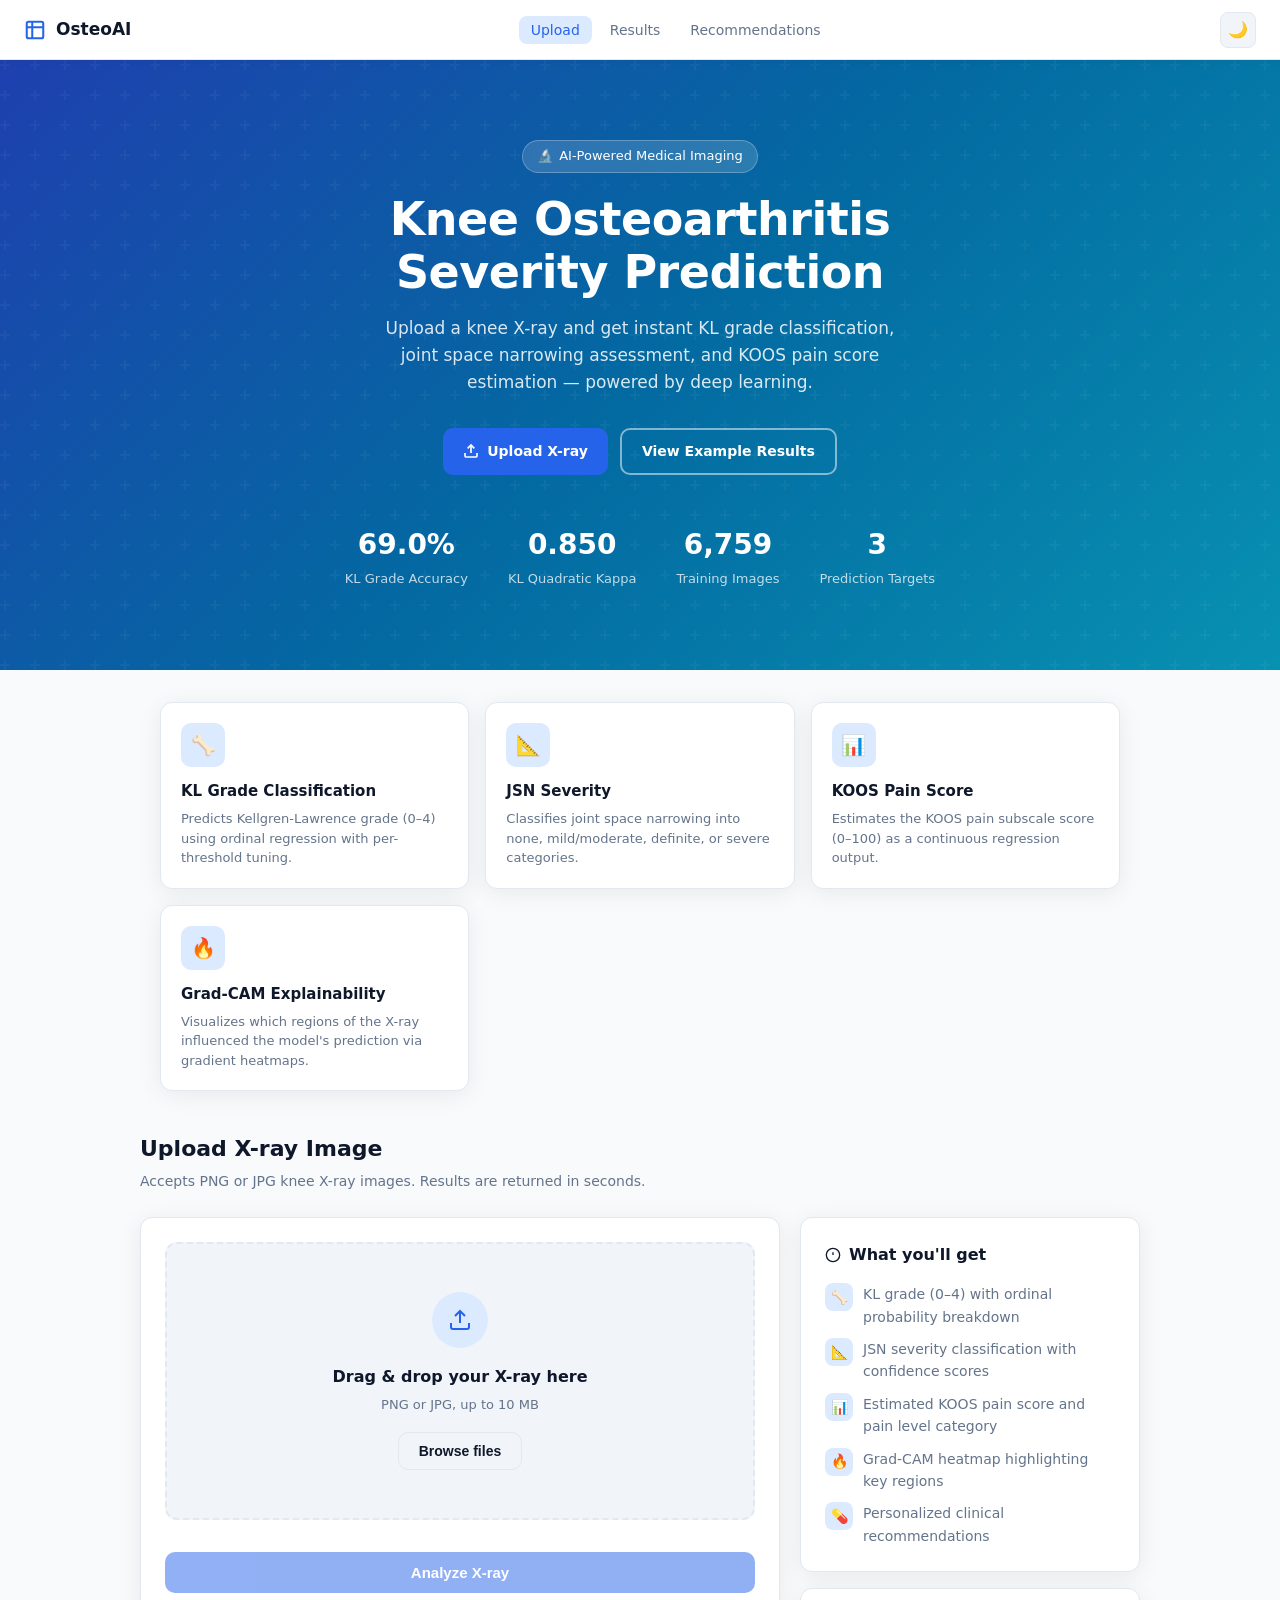
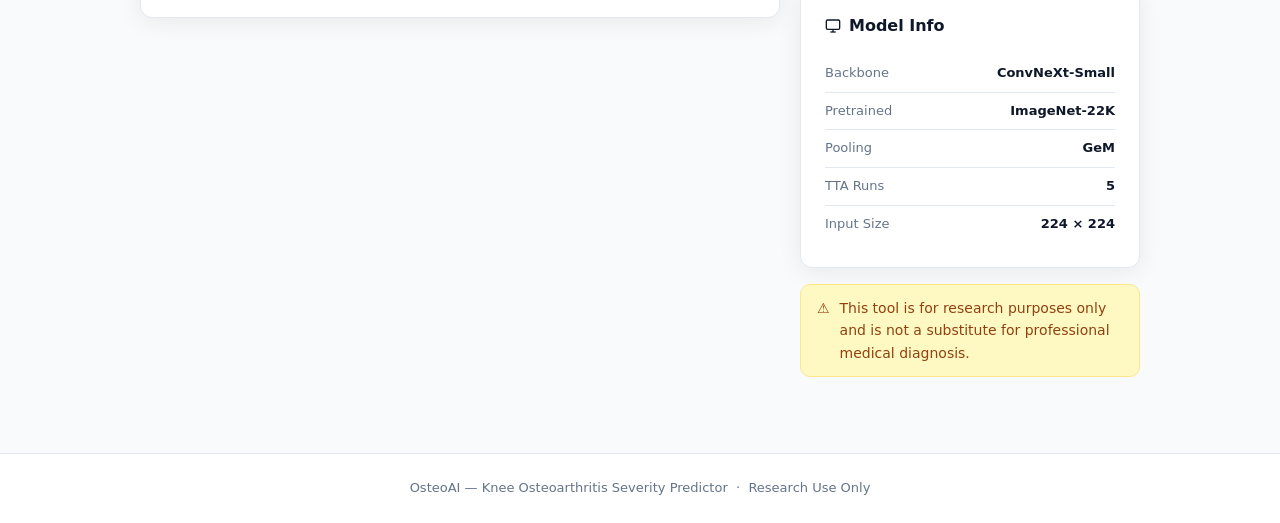
<file: index.html>
<!doctype html>
<html lang="en">
<head>
  <meta charset="utf-8" />
  <meta name="viewport" content="width=device-width, initial-scale=1" />
  <title>OsteoAI — Knee OA Severity Predictor</title>
  <link rel="stylesheet" href="static/style.css" />
  <link rel="stylesheet" href="static/index.css" />
</head>
<body>

<!-- NAV -->
<nav>
  <a href="index.html" class="nav-brand">
    <svg width="22" height="22" viewBox="0 0 24 24" fill="none" stroke="currentColor" stroke-width="2.2">
      <path d="M9 3H5a2 2 0 0 0-2 2v4m6-6h10a2 2 0 0 1 2 2v4M9 3v18m0 0h10a2 2 0 0 0 2-2V9M9 21H5a2 2 0 0 1-2-2V9m0 0h18"/>
    </svg>
    OsteoAI
  </a>
  <ul class="nav-links">
    <li><a href="index.html" class="active">Upload</a></li>
    <li><a href="results.html">Results</a></li>
    <li><a href="recommendations.html">Recommendations</a></li>
  </ul>
  <button class="theme-toggle" id="themeToggle" title="Toggle dark mode">🌙</button>
</nav>

<!-- HERO -->
<section class="hero">
  <div class="hero-content">
    <div class="hero-badge">
      <span>🔬</span> AI-Powered Medical Imaging
    </div>
    <h1>Knee Osteoarthritis<br>Severity Prediction</h1>
    <p>Upload a knee X-ray and get instant KL grade classification, joint space narrowing assessment, and KOOS pain score estimation — powered by deep learning.</p>
    <div class="hero-actions">
      <a href="#upload" class="btn btn-primary">
        <svg width="16" height="16" viewBox="0 0 24 24" fill="none" stroke="currentColor" stroke-width="2.5"><path d="M21 15v4a2 2 0 0 1-2 2H5a2 2 0 0 1-2-2v-4"/><polyline points="17 8 12 3 7 8"/><line x1="12" y1="3" x2="12" y2="15"/></svg>
        Upload X-ray
      </a>
      <a href="results.html" class="btn btn-outline">View Example Results</a>
    </div>
    <div class="hero-stats">
      <div class="hero-stat">
        <div class="value">69.0%</div>
        <div class="label">KL Grade Accuracy</div>
      </div>
      <div class="hero-stat">
        <div class="value">0.850</div>
        <div class="label">KL Quadratic Kappa</div>
      </div>
      <div class="hero-stat">
        <div class="value">6,759</div>
        <div class="label">Training Images</div>
      </div>
      <div class="hero-stat">
        <div class="value">3</div>
        <div class="label">Prediction Targets</div>
      </div>
    </div>
  </div>
</section>

<!-- FEATURES -->
<div class="container">
  <div class="feature-grid">
    <div class="feature-card">
      <div class="feature-icon">🦴</div>
      <h3>KL Grade Classification</h3>
      <p>Predicts Kellgren-Lawrence grade (0–4) using ordinal regression with per-threshold tuning.</p>
    </div>
    <div class="feature-card">
      <div class="feature-icon">📐</div>
      <h3>JSN Severity</h3>
      <p>Classifies joint space narrowing into none, mild/moderate, definite, or severe categories.</p>
    </div>
    <div class="feature-card">
      <div class="feature-icon">📊</div>
      <h3>KOOS Pain Score</h3>
      <p>Estimates the KOOS pain subscale score (0–100) as a continuous regression output.</p>
    </div>
    <div class="feature-card">
      <div class="feature-icon">🔥</div>
      <h3>Grad-CAM Explainability</h3>
      <p>Visualizes which regions of the X-ray influenced the model's prediction via gradient heatmaps.</p>
    </div>
  </div>
</div>

<!-- UPLOAD -->
<div class="container upload-section" id="upload">
  <div class="section-header">
    <h2>Upload X-ray Image</h2>
    <p>Accepts PNG or JPG knee X-ray images. Results are returned in seconds.</p>
  </div>

  <div class="upload-grid">
    <!-- Left: dropzone + preview -->
    <div>
      <div class="card">
        <div id="dropzone" class="dropzone">
          <div class="dropzone-icon">
            <svg width="24" height="24" viewBox="0 0 24 24" fill="none" stroke="currentColor" stroke-width="2">
              <path d="M21 15v4a2 2 0 0 1-2 2H5a2 2 0 0 1-2-2v-4"/>
              <polyline points="17 8 12 3 7 8"/>
              <line x1="12" y1="3" x2="12" y2="15"/>
            </svg>
          </div>
          <h3>Drag & drop your X-ray here</h3>
          <p>PNG or JPG, up to 10 MB</p>
          <button type="button" class="btn btn-ghost" id="fileBtn">Browse files</button>
        </div>
        <div id="previewGrid" class="preview-grid"></div>
        <button id="analyzeBtn" class="btn btn-primary" disabled>
          Analyze X-ray
        </button>
      </div>
    </div>

    <!-- Right: info panel -->
    <div style="display:flex;flex-direction:column;gap:16px">
      <div class="card">
        <div class="card-title">
          <svg width="16" height="16" viewBox="0 0 24 24" fill="none" stroke="currentColor" stroke-width="2"><circle cx="12" cy="12" r="10"/><line x1="12" y1="8" x2="12" y2="12"/><line x1="12" y1="16" x2="12.01" y2="16"/></svg>
          What you'll get
        </div>
        <ul class="info-list">
          <li><span class="icon">🦴</span><span>KL grade (0–4) with ordinal probability breakdown</span></li>
          <li><span class="icon">📐</span><span>JSN severity classification with confidence scores</span></li>
          <li><span class="icon">📊</span><span>Estimated KOOS pain score and pain level category</span></li>
          <li><span class="icon">🔥</span><span>Grad-CAM heatmap highlighting key regions</span></li>
          <li><span class="icon">💊</span><span>Personalized clinical recommendations</span></li>
        </ul>
      </div>

      <div class="card">
        <div class="card-title">
          <svg width="16" height="16" viewBox="0 0 24 24" fill="none" stroke="currentColor" stroke-width="2"><rect x="2" y="3" width="20" height="14" rx="2"/><line x1="8" y1="21" x2="16" y2="21"/><line x1="12" y1="17" x2="12" y2="21"/></svg>
          Model Info
        </div>
        <div class="model-info">
          <div class="model-info-row"><span class="key">Backbone</span><span class="val">ConvNeXt-Small</span></div>
          <div class="model-info-row"><span class="key">Pretrained</span><span class="val">ImageNet-22K</span></div>
          <div class="model-info-row"><span class="key">Pooling</span><span class="val">GeM</span></div>
          <div class="model-info-row"><span class="key">TTA Runs</span><span class="val">5</span></div>
          <div class="model-info-row"><span class="key">Input Size</span><span class="val">224 × 224</span></div>
        </div>
      </div>

      <div class="alert alert-warning">
        <span>⚠️</span>
        <span>This tool is for research purposes only and is not a substitute for professional medical diagnosis.</span>
      </div>
    </div>
  </div>
</div>

<footer>
  OsteoAI — Knee Osteoarthritis Severity Predictor &nbsp;·&nbsp; Research Use Only
</footer>

<input id="fileInput" type="file" accept="image/*" style="display:none" />

<script src="static/theme.js"></script>
<script src="static/index.js"></script>
</body>
</html>
</file>
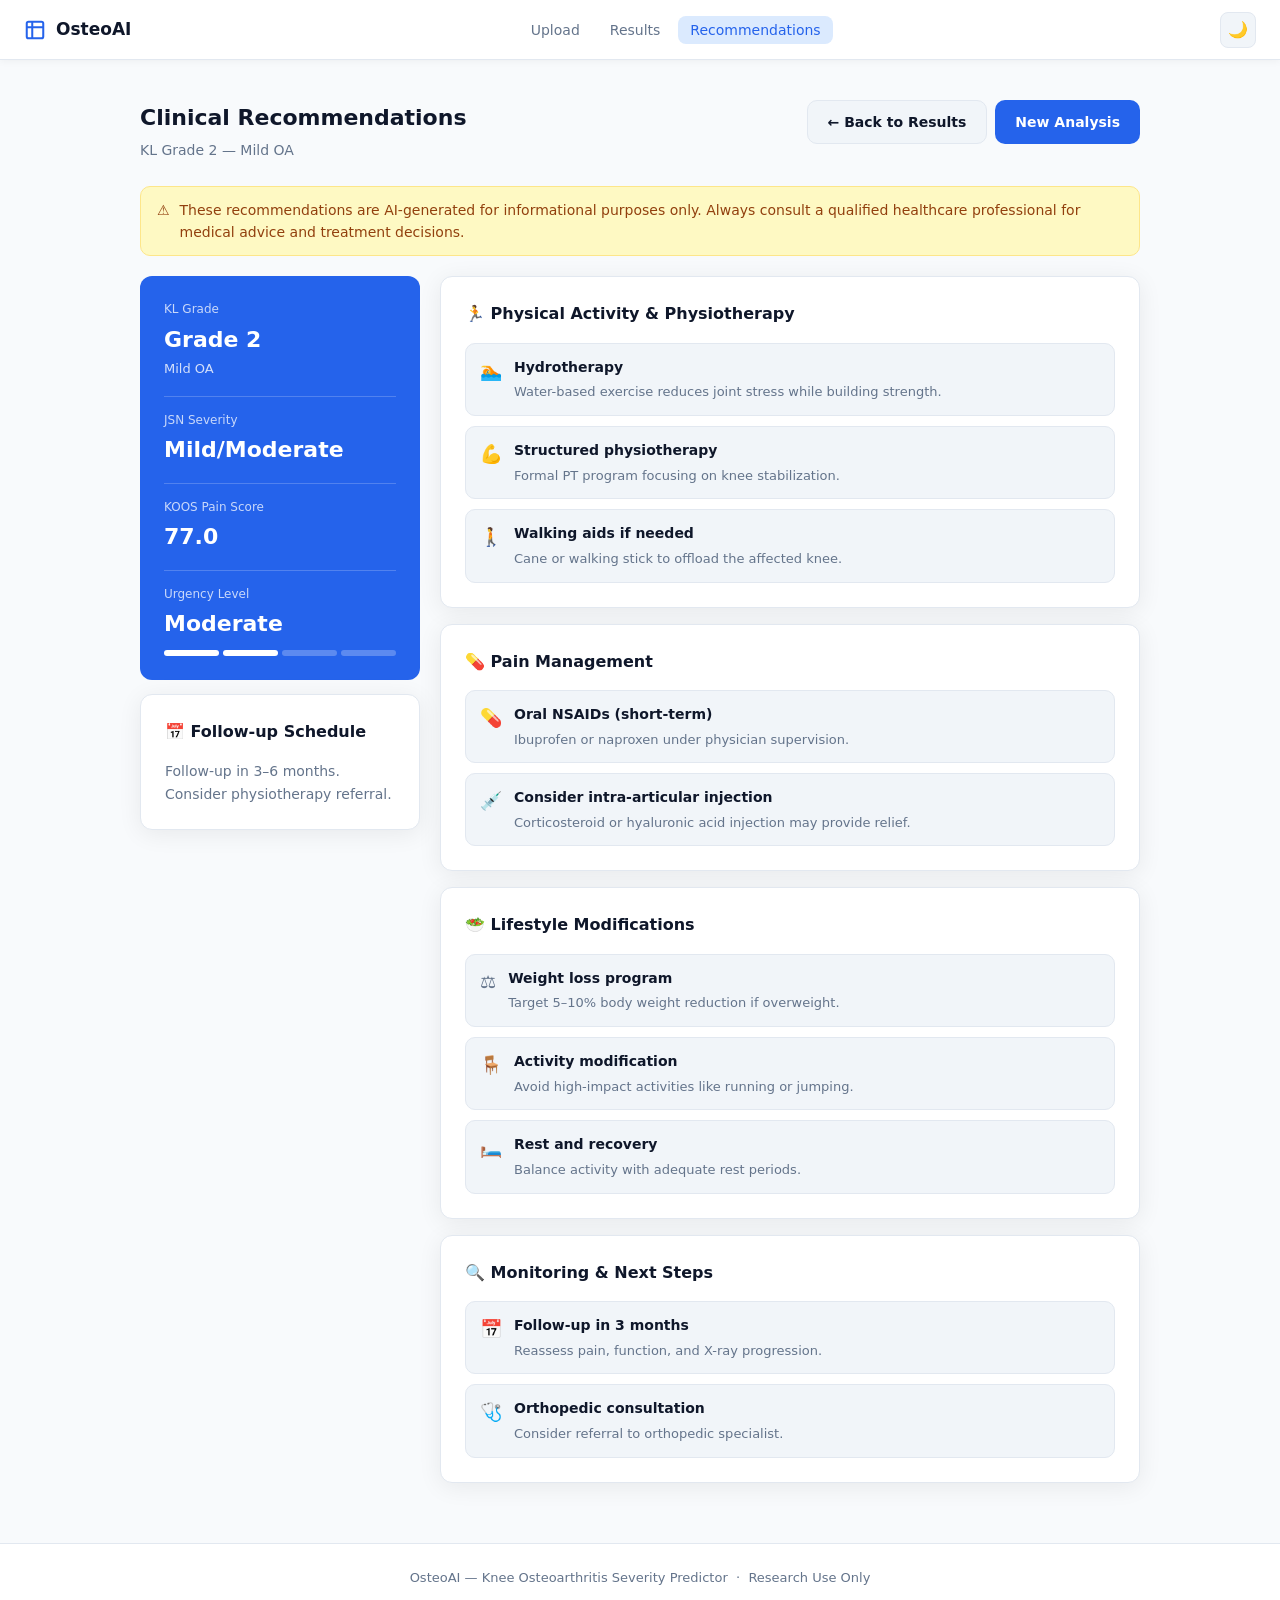
<file: recommendations.html>
<!doctype html>
<html lang="en">
<head>
  <meta charset="utf-8" />
  <meta name="viewport" content="width=device-width, initial-scale=1" />
  <title>OsteoAI — Recommendations</title>
  <link rel="stylesheet" href="static/style.css" />
  <link rel="stylesheet" href="static/recommendations.css" />
</head>
<body>

<nav>
  <a href="index.html" class="nav-brand">
    <svg width="22" height="22" viewBox="0 0 24 24" fill="none" stroke="currentColor" stroke-width="2.2">
      <path d="M9 3H5a2 2 0 0 0-2 2v4m6-6h10a2 2 0 0 1 2 2v4M9 3v18m0 0h10a2 2 0 0 0 2-2V9M9 21H5a2 2 0 0 1-2-2V9m0 0h18"/>
    </svg>
    OsteoAI
  </a>
  <ul class="nav-links">
    <li><a href="index.html">Upload</a></li>
    <li><a href="results.html">Results</a></li>
    <li><a href="recommendations.html" class="active">Recommendations</a></li>
  </ul>
  <button class="theme-toggle" id="themeToggle" title="Toggle dark mode">🌙</button>
</nav>

<div class="container page-content">
  <div class="section-header" style="display:flex;justify-content:space-between;align-items:flex-start;flex-wrap:wrap;gap:12px">
    <div>
      <h2>Clinical Recommendations</h2>
      <p id="subheading" style="color:var(--text-muted);font-size:14px">Based on your prediction results</p>
    </div>
    <div style="display:flex;gap:8px">
      <a href="results.html" class="btn btn-ghost">← Back to Results</a>
      <a href="index.html" class="btn btn-primary">New Analysis</a>
    </div>
  </div>

  <div class="alert alert-warning" style="margin-bottom:20px">
    <span>⚠️</span>
    <span>These recommendations are AI-generated for informational purposes only. Always consult a qualified healthcare professional for medical advice and treatment decisions.</span>
  </div>

  <div class="recom-grid">
    <!-- Left: summary -->
    <div style="display:flex;flex-direction:column;gap:14px">
      <div class="summary-card">
        <div class="summary-row">
          <div class="label">KL Grade</div>
          <div class="value" id="sumKL">—</div>
          <div style="font-size:13px;opacity:0.8;margin-top:2px" id="sumKLDesc"></div>
        </div>
        <hr style="border:none;border-top:1px solid rgba(255,255,255,0.2);margin:14px 0">
        <div class="summary-row">
          <div class="label">JSN Severity</div>
          <div class="value" id="sumJSN">—</div>
        </div>
        <hr style="border:none;border-top:1px solid rgba(255,255,255,0.2);margin:14px 0">
        <div class="summary-row">
          <div class="label">KOOS Pain Score</div>
          <div class="value" id="sumKOOS">—</div>
        </div>
        <hr style="border:none;border-top:1px solid rgba(255,255,255,0.2);margin:14px 0">
        <div class="summary-row">
          <div class="label">Urgency Level</div>
          <div class="value" id="sumUrgency">—</div>
          <div class="urgency-bar" id="urgencyBar">
            <div class="urgency-step"></div>
            <div class="urgency-step"></div>
            <div class="urgency-step"></div>
            <div class="urgency-step"></div>
          </div>
        </div>
      </div>

      <div class="card">
        <div class="card-title">📅 Follow-up Schedule</div>
        <div id="followup" style="font-size:14px;color:var(--text-muted);line-height:1.6"></div>
      </div>
    </div>

    <!-- Right: recommendations -->
    <div style="display:flex;flex-direction:column;gap:16px">
      <div class="card" id="physioCard">
        <div class="card-title">🏃 Physical Activity & Physiotherapy</div>
        <ul class="recom-list" id="physioList"></ul>
      </div>

      <div class="card" id="medCard">
        <div class="card-title">💊 Pain Management</div>
        <ul class="recom-list" id="medList"></ul>
      </div>

      <div class="card" id="lifestyleCard">
        <div class="card-title">🥗 Lifestyle Modifications</div>
        <ul class="recom-list" id="lifestyleList"></ul>
      </div>

      <div class="card" id="monitorCard">
        <div class="card-title">🔍 Monitoring & Next Steps</div>
        <ul class="recom-list" id="monitorList"></ul>
      </div>
    </div>
  </div>
</div>

<footer>
  OsteoAI — Knee Osteoarthritis Severity Predictor &nbsp;·&nbsp; Research Use Only
</footer>

<script src="static/theme.js"></script>
<script src="static/recommendations.js"></script>
</body>
</html>
</file>
<file: static/style.css>
/* ============================================================
   OsteoAI — Shared Stylesheet
   ============================================================ */

:root {
  --bg: #f8fafc;
  --surface: #ffffff;
  --surface-2: #f1f5f9;
  --border: #e2e8f0;
  --text: #0f172a;
  --text-muted: #64748b;
  --primary: #2563eb;
  --primary-light: #dbeafe;
  --primary-dark: #1d4ed8;
  --accent: #0ea5e9;
  --success: #16a34a;
  --warning: #d97706;
  --danger: #dc2626;
  --radius: 12px;
  --shadow: 0 4px 24px rgba(0,0,0,0.07);
  --shadow-lg: 0 8px 40px rgba(0,0,0,0.12);
  --transition: 0.2s ease;
}

[data-theme="dark"] {
  --bg: #0f172a;
  --surface: #1e293b;
  --surface-2: #273549;
  --border: #334155;
  --text: #f1f5f9;
  --text-muted: #94a3b8;
  --primary: #3b82f6;
  --primary-light: #1e3a5f;
  --primary-dark: #2563eb;
  --shadow: 0 4px 24px rgba(0,0,0,0.3);
  --shadow-lg: 0 8px 40px rgba(0,0,0,0.4);
}

*, *::before, *::after { box-sizing: border-box; margin: 0; padding: 0; }

html { scroll-behavior: smooth; }

body {
  font-family: "Inter", "Segoe UI", system-ui, sans-serif;
  background: var(--bg);
  color: var(--text);
  min-height: 100vh;
  transition: background var(--transition), color var(--transition);
  line-height: 1.6;
}

/* ── NAV ── */
nav {
  position: sticky;
  top: 0;
  z-index: 100;
  background: var(--surface);
  border-bottom: 1px solid var(--border);
  backdrop-filter: blur(12px);
  padding: 0 24px;
  height: 60px;
  display: flex;
  align-items: center;
  justify-content: space-between;
  box-shadow: 0 1px 8px rgba(0,0,0,0.05);
}

.nav-brand {
  display: flex;
  align-items: center;
  gap: 10px;
  text-decoration: none;
  color: var(--text);
  font-weight: 700;
  font-size: 17px;
}

.nav-brand svg { color: var(--primary); }

.nav-links {
  display: flex;
  align-items: center;
  gap: 6px;
  list-style: none;
}

.nav-links a {
  text-decoration: none;
  color: var(--text-muted);
  font-size: 14px;
  font-weight: 500;
  padding: 6px 12px;
  border-radius: 8px;
  transition: background var(--transition), color var(--transition);
}

.nav-links a:hover, .nav-links a.active {
  background: var(--primary-light);
  color: var(--primary);
}

.theme-toggle {
  background: var(--surface-2);
  border: 1px solid var(--border);
  border-radius: 8px;
  width: 36px;
  height: 36px;
  cursor: pointer;
  display: flex;
  align-items: center;
  justify-content: center;
  color: var(--text-muted);
  transition: background var(--transition);
  font-size: 16px;
}

.theme-toggle:hover { background: var(--primary-light); color: var(--primary); }

/* ── LAYOUT ── */
.container { max-width: 1000px; margin: 0 auto; padding: 0 20px; }
.page-content { padding: 40px 0 60px; }

/* ── HERO ── */
.hero {
  background: linear-gradient(135deg, #1e40af 0%, #0369a1 50%, #0891b2 100%);
  color: #fff;
  padding: 80px 20px;
  text-align: center;
  position: relative;
  overflow: hidden;
}

.hero::before {
  content: "";
  position: absolute;
  inset: 0;
  background: url("data:image/svg+xml,%3Csvg width='60' height='60' viewBox='0 0 60 60' xmlns='http://www.w3.org/2000/svg'%3E%3Cg fill='none' fill-rule='evenodd'%3E%3Cg fill='%23ffffff' fill-opacity='0.04'%3E%3Cpath d='M36 34v-4h-2v4h-4v2h4v4h2v-4h4v-2h-4zm0-30V0h-2v4h-4v2h4v4h2V6h4V4h-4zM6 34v-4H4v4H0v2h4v4h2v-4h4v-2H6zM6 4V0H4v4H0v2h4v4h2V6h4V4H6z'/%3E%3C/g%3E%3C/g%3E%3C/svg%3E");
}

.hero-content { position: relative; z-index: 1; max-width: 680px; margin: 0 auto; }

.hero-badge {
  display: inline-flex;
  align-items: center;
  gap: 6px;
  background: rgba(255,255,255,0.15);
  border: 1px solid rgba(255,255,255,0.25);
  border-radius: 100px;
  padding: 5px 14px;
  font-size: 13px;
  font-weight: 500;
  margin-bottom: 20px;
  backdrop-filter: blur(8px);
}

.hero h1 {
  font-size: clamp(28px, 5vw, 46px);
  font-weight: 800;
  line-height: 1.15;
  margin-bottom: 16px;
  letter-spacing: -0.5px;
}

.hero p {
  font-size: 17px;
  opacity: 0.85;
  margin-bottom: 32px;
  max-width: 520px;
  margin-left: auto;
  margin-right: auto;
}

.hero-actions { display: flex; gap: 12px; justify-content: center; flex-wrap: wrap; }

.hero-stats {
  display: flex;
  justify-content: center;
  gap: 40px;
  margin-top: 48px;
  flex-wrap: wrap;
}

.hero-stat { text-align: center; }
.hero-stat .value { font-size: 28px; font-weight: 800; }
.hero-stat .label { font-size: 13px; opacity: 0.75; margin-top: 2px; }

/* ── CARDS ── */
.card {
  background: var(--surface);
  border: 1px solid var(--border);
  border-radius: var(--radius);
  padding: 24px;
  box-shadow: var(--shadow);
  transition: box-shadow var(--transition);
}

.card:hover { box-shadow: var(--shadow-lg); }

.card-title {
  font-size: 16px;
  font-weight: 700;
  margin-bottom: 16px;
  display: flex;
  align-items: center;
  gap: 8px;
  color: var(--text);
}

/* ── BUTTONS ── */
.btn {
  display: inline-flex;
  align-items: center;
  gap: 8px;
  padding: 10px 20px;
  border-radius: 10px;
  border: none;
  font-size: 14px;
  font-weight: 600;
  cursor: pointer;
  text-decoration: none;
  transition: all var(--transition);
  white-space: nowrap;
}

.btn-primary {
  background: var(--primary);
  color: #fff;
}
.btn-primary:hover { background: var(--primary-dark); transform: translateY(-1px); }

.btn-outline {
  background: transparent;
  color: #fff;
  border: 2px solid rgba(255,255,255,0.5);
}
.btn-outline:hover { background: rgba(255,255,255,0.1); border-color: #fff; }

.btn-ghost {
  background: var(--surface-2);
  color: var(--text);
  border: 1px solid var(--border);
}
.btn-ghost:hover { background: var(--primary-light); color: var(--primary); }

.btn-danger { background: var(--danger); color: #fff; }
.btn-danger:hover { opacity: 0.9; }

.btn:disabled { opacity: 0.5; cursor: not-allowed; transform: none !important; }

/* ── UPLOAD ZONE ── */
.dropzone {
  border: 2px dashed var(--border);
  border-radius: var(--radius);
  padding: 48px 24px;
  text-align: center;
  cursor: pointer;
  transition: all var(--transition);
  background: var(--surface-2);
}

.dropzone:hover, .dropzone.dragover {
  border-color: var(--primary);
  background: var(--primary-light);
}

.dropzone-icon {
  width: 56px;
  height: 56px;
  background: var(--primary-light);
  border-radius: 50%;
  display: flex;
  align-items: center;
  justify-content: center;
  margin: 0 auto 16px;
  color: var(--primary);
}

.dropzone h3 { font-size: 16px; margin-bottom: 6px; }
.dropzone p { font-size: 13px; color: var(--text-muted); margin-bottom: 16px; }

/* ── PREVIEW GRID ── */
.preview-grid {
  display: grid;
  grid-template-columns: repeat(auto-fill, minmax(180px, 1fr));
  gap: 12px;
  margin-top: 16px;
}

.preview-item {
  background: var(--surface-2);
  border: 1px solid var(--border);
  border-radius: 10px;
  overflow: hidden;
  position: relative;
}

.preview-item img {
  width: 100%;
  height: 140px;
  object-fit: cover;
  display: block;
}

.preview-item-info {
  padding: 8px 10px;
  font-size: 12px;
  color: var(--text-muted);
  white-space: nowrap;
  overflow: hidden;
  text-overflow: ellipsis;
}

.preview-remove {
  position: absolute;
  top: 6px;
  right: 6px;
  background: rgba(0,0,0,0.6);
  color: #fff;
  border: none;
  border-radius: 50%;
  width: 22px;
  height: 22px;
  cursor: pointer;
  font-size: 12px;
  display: flex;
  align-items: center;
  justify-content: center;
}

/* ── BADGE / PILL ── */
.badge {
  display: inline-flex;
  align-items: center;
  gap: 4px;
  padding: 3px 10px;
  border-radius: 100px;
  font-size: 12px;
  font-weight: 600;
}

.badge-blue { background: var(--primary-light); color: var(--primary); }
.badge-green { background: #dcfce7; color: #16a34a; }
.badge-yellow { background: #fef9c3; color: #a16207; }
.badge-orange { background: #ffedd5; color: #c2410c; }
.badge-red { background: #fee2e2; color: #dc2626; }

[data-theme="dark"] .badge-green { background: #14532d; color: #4ade80; }
[data-theme="dark"] .badge-yellow { background: #422006; color: #fbbf24; }
[data-theme="dark"] .badge-orange { background: #431407; color: #fb923c; }
[data-theme="dark"] .badge-red { background: #450a0a; color: #f87171; }

/* ── METRIC CARD ── */
.metric-grid {
  display: grid;
  grid-template-columns: repeat(auto-fit, minmax(160px, 1fr));
  gap: 14px;
}

.metric-card {
  background: var(--surface-2);
  border: 1px solid var(--border);
  border-radius: 10px;
  padding: 16px;
  text-align: center;
}

.metric-card .metric-value {
  font-size: 28px;
  font-weight: 800;
  color: var(--primary);
  line-height: 1;
  margin-bottom: 4px;
}

.metric-card .metric-label {
  font-size: 12px;
  color: var(--text-muted);
  font-weight: 500;
}

/* ── PROGRESS BAR ── */
.progress-bar {
  height: 8px;
  background: var(--border);
  border-radius: 100px;
  overflow: hidden;
  margin-top: 6px;
}

.progress-fill {
  height: 100%;
  border-radius: 100px;
  background: var(--primary);
  transition: width 0.8s ease;
}

/* ── SEVERITY SCALE ── */
.severity-scale {
  display: flex;
  gap: 4px;
  margin-top: 8px;
}

.severity-step {
  flex: 1;
  height: 6px;
  border-radius: 3px;
  background: var(--border);
}

.severity-step.active { background: var(--primary); }
.severity-step.active.kl-0 { background: #16a34a; }
.severity-step.active.kl-1 { background: #65a30d; }
.severity-step.active.kl-2 { background: #d97706; }
.severity-step.active.kl-3 { background: #ea580c; }
.severity-step.active.kl-4 { background: #dc2626; }

/* ── SECTION HEADER ── */
.section-header {
  margin-bottom: 24px;
}

.section-header h2 {
  font-size: 22px;
  font-weight: 700;
  margin-bottom: 4px;
}

.section-header p {
  color: var(--text-muted);
  font-size: 14px;
}

/* ── FEATURE GRID ── */
.feature-grid {
  display: grid;
  grid-template-columns: repeat(auto-fit, minmax(240px, 1fr));
  gap: 16px;
  margin-top: 32px;
}

.feature-card {
  background: var(--surface);
  border: 1px solid var(--border);
  border-radius: var(--radius);
  padding: 20px;
  box-shadow: var(--shadow);
}

.feature-icon {
  width: 44px;
  height: 44px;
  border-radius: 10px;
  background: var(--primary-light);
  color: var(--primary);
  display: flex;
  align-items: center;
  justify-content: center;
  margin-bottom: 12px;
  font-size: 20px;
}

.feature-card h3 { font-size: 15px; font-weight: 700; margin-bottom: 6px; }
.feature-card p { font-size: 13px; color: var(--text-muted); line-height: 1.5; }

/* ── SPINNER ── */
.spinner {
  width: 20px;
  height: 20px;
  border: 2px solid rgba(255,255,255,0.3);
  border-top-color: #fff;
  border-radius: 50%;
  animation: spin 0.7s linear infinite;
  display: inline-block;
}

@keyframes spin { to { transform: rotate(360deg); } }

/* ── ALERT ── */
.alert {
  padding: 12px 16px;
  border-radius: 10px;
  font-size: 14px;
  display: flex;
  align-items: flex-start;
  gap: 10px;
  margin-bottom: 16px;
}

.alert-info { background: var(--primary-light); color: var(--primary); border: 1px solid #bfdbfe; }
.alert-warning { background: #fef9c3; color: #92400e; border: 1px solid #fde68a; }
[data-theme="dark"] .alert-warning { background: #422006; color: #fbbf24; border-color: #78350f; }

/* ── DIVIDER ── */
.divider { border: none; border-top: 1px solid var(--border); margin: 24px 0; }

/* ── FOOTER ── */
footer {
  background: var(--surface);
  border-top: 1px solid var(--border);
  padding: 24px;
  text-align: center;
  font-size: 13px;
  color: var(--text-muted);
}

/* ── RESPONSIVE ── */
@media (max-width: 640px) {
  .hero { padding: 48px 16px; }
  .hero-stats { gap: 24px; }
  nav { padding: 0 16px; }
  .nav-links { display: none; }
}
</file>
<file: static/index.css>
.upload-section { padding: 40px 0 60px; }

.upload-grid {
  display: grid;
  grid-template-columns: 1fr 340px;
  gap: 20px;
  align-items: start;
}

@media (max-width: 768px) {
  .upload-grid { grid-template-columns: 1fr; }
}

.info-list {
  list-style: none;
  display: flex;
  flex-direction: column;
  gap: 10px;
}

.info-list li {
  display: flex;
  align-items: flex-start;
  gap: 10px;
  font-size: 14px;
  color: var(--text-muted);
}

.info-list li .icon {
  width: 28px;
  height: 28px;
  border-radius: 8px;
  background: var(--primary-light);
  color: var(--primary);
  display: flex;
  align-items: center;
  justify-content: center;
  flex-shrink: 0;
  font-size: 14px;
}

.model-info { margin-top: 16px; }

.model-info-row {
  display: flex;
  justify-content: space-between;
  align-items: center;
  padding: 8px 0;
  border-bottom: 1px solid var(--border);
  font-size: 13px;
}

.model-info-row:last-child { border-bottom: none; }
.model-info-row .key { color: var(--text-muted); }
.model-info-row .val { font-weight: 600; }

#analyzeBtn {
  width: 100%;
  margin-top: 16px;
  justify-content: center;
  padding: 12px;
  font-size: 15px;
}
</file>
<file: static/recommendations.css>
.recom-grid {
  display: grid;
  grid-template-columns: 280px 1fr;
  gap: 20px;
  align-items: start;
}

@media (max-width: 700px) {
  .recom-grid { grid-template-columns: 1fr; }
}

.recom-list {
  list-style: none;
  display: flex;
  flex-direction: column;
  gap: 10px;
}

.recom-item {
  display: flex;
  align-items: flex-start;
  gap: 12px;
  padding: 12px 14px;
  background: var(--surface-2);
  border: 1px solid var(--border);
  border-radius: 10px;
  font-size: 14px;
}

.recom-item .icon { font-size: 18px; flex-shrink: 0; margin-top: 1px; }
.recom-item strong { display: block; margin-bottom: 2px; }
.recom-item span { color: var(--text-muted); font-size: 13px; }

.summary-card {
  background: var(--primary);
  color: #fff;
  border-radius: var(--radius);
  padding: 24px;
}

.summary-card .label { font-size: 12px; opacity: 0.75; margin-bottom: 2px; }
.summary-card .value { font-size: 22px; font-weight: 800; }
.summary-row { margin-bottom: 16px; }
.summary-row:last-child { margin-bottom: 0; }

.urgency-bar { display: flex; gap: 4px; margin-top: 8px; }

.urgency-step {
  flex: 1;
  height: 6px;
  border-radius: 3px;
  background: rgba(255, 255, 255, 0.25);
}

.urgency-step.active { background: #fff; }
</file>
